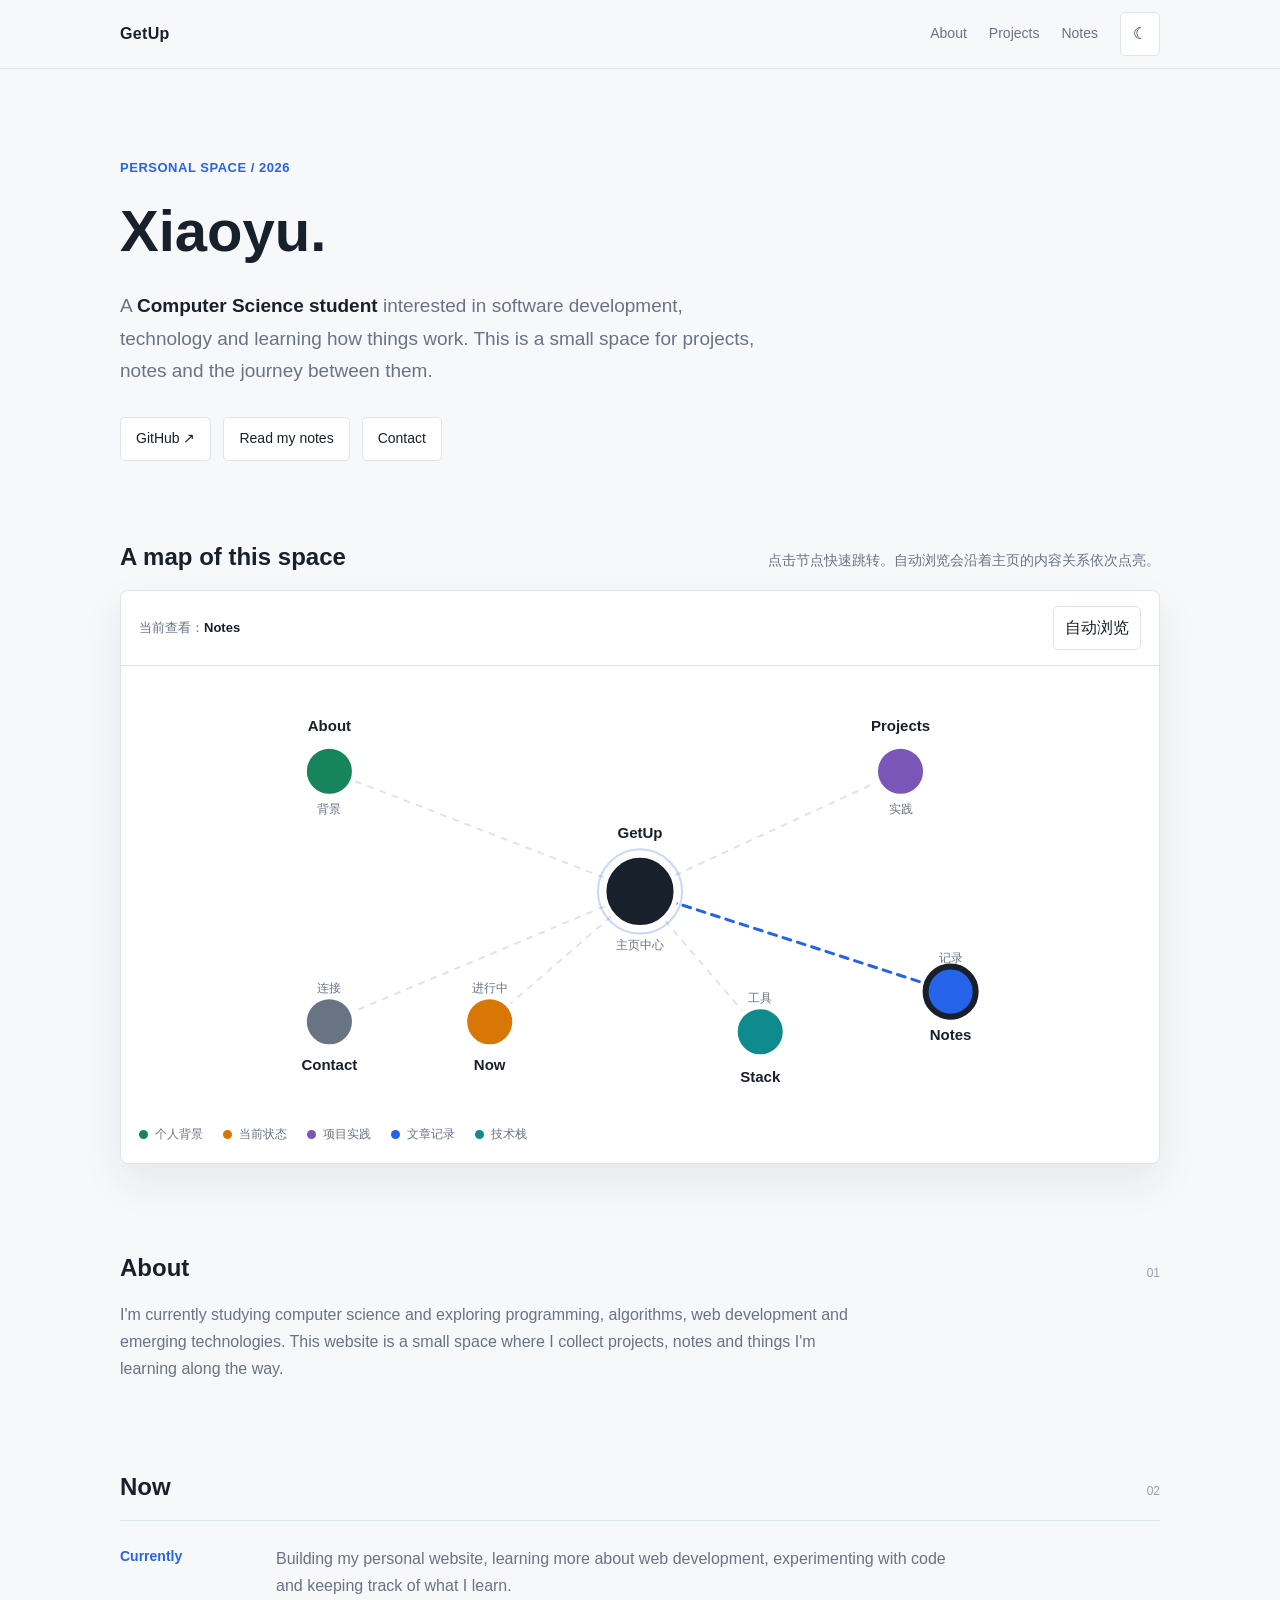
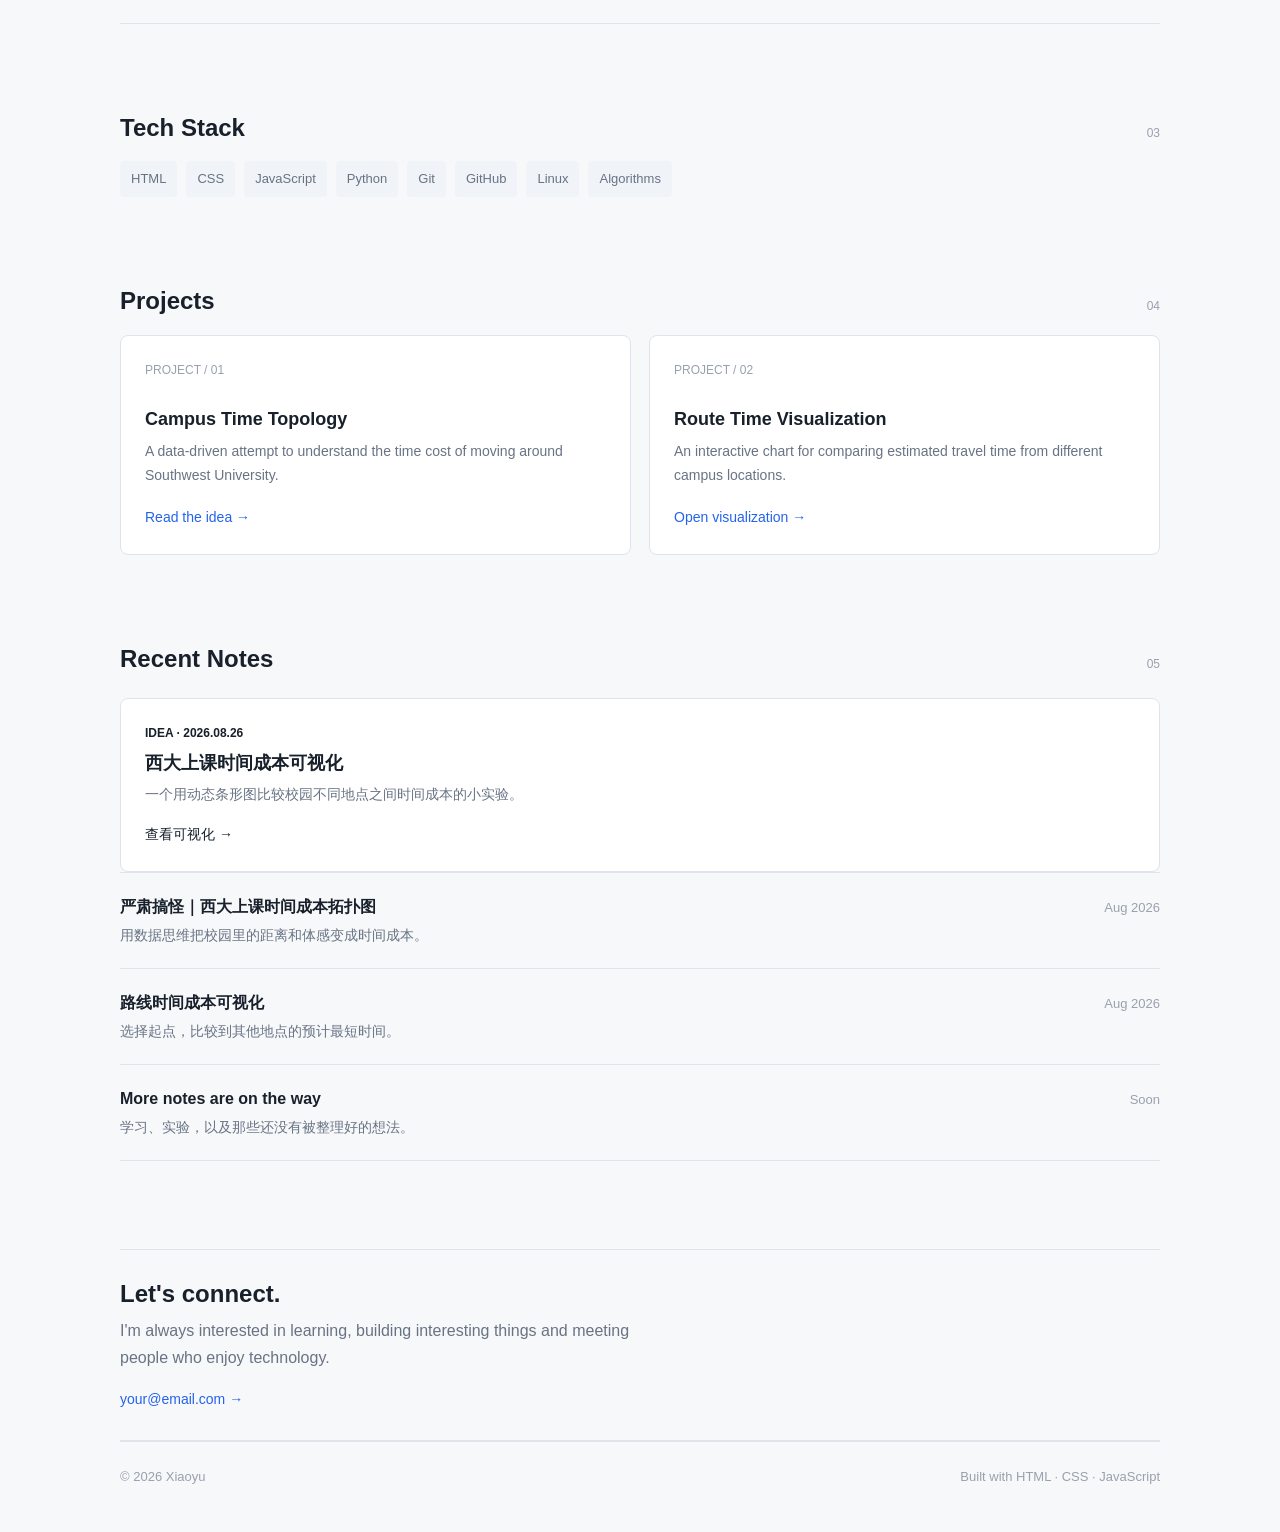
<file: index.html>
<!DOCTYPE html>
<html lang="en">
<head>
  <meta charset="UTF-8">
  <meta name="viewport" content="width=device-width, initial-scale=1.0">
  <title>GetUp — Xiaoyu's Personal Space</title>
  <meta name="description" content="Xiaoyu's personal space for projects, notes and things worth learning.">
  <style>
    :root {
      --bg: #f7f8fa;
      --surface: #ffffff;
      --surface-soft: #f0f3f7;
      --text: #18202b;
      --text-soft: #687384;
      --text-faint: #98a1ad;
      --line: #dfe4ea;
      --accent: #2563eb;
      --warm: #d97706;
      --green: #16845d;
      --purple: #7956b8;
      --teal: #0f8b8d;
      --shadow: 0 18px 42px rgba(24, 32, 43, 0.08);
      --transition: 180ms ease;
    }

    [data-theme="dark"] {
      --bg: #10151c;
      --surface: #171e28;
      --surface-soft: #202a37;
      --text: #f1f5f9;
      --text-soft: #a7b2c2;
      --text-faint: #718096;
      --line: #2c3745;
      --accent: #76a7ff;
      --warm: #f0a54b;
      --green: #5bc99a;
      --purple: #b39ae6;
      --teal: #61d2d0;
      --shadow: 0 18px 42px rgba(0, 0, 0, 0.22);
    }

    * { box-sizing: border-box; }
    html { scroll-behavior: smooth; }
    body {
      margin: 0;
      color: var(--text);
      background: var(--bg);
      font-family: Inter, -apple-system, BlinkMacSystemFont, "Segoe UI", "Microsoft YaHei", sans-serif;
      line-height: 1.7;
      transition: background var(--transition), color var(--transition);
    }
    a { color: inherit; }
    button { font: inherit; }
    .container { width: min(1040px, calc(100% - 40px)); margin: 0 auto; }

    .site-nav {
      position: sticky;
      top: 0;
      z-index: 10;
      background: var(--bg);
      border-bottom: 1px solid var(--line);
    }
    .nav-inner {
      display: flex;
      align-items: center;
      justify-content: space-between;
      min-height: 68px;
    }
    .logo {
      color: var(--text);
      font-size: 16px;
      font-weight: 600;
      letter-spacing: 0.02em;
      text-decoration: none;
    }
    .nav-right { display: flex; align-items: center; gap: 22px; }
    .nav-right a {
      color: var(--text-soft);
      font-size: 14px;
      text-decoration: none;
      transition: color var(--transition);
    }
    .nav-right a:hover { color: var(--text); }
    .theme-toggle,
    .tour-toggle {
      min-width: 40px;
      min-height: 40px;
      padding: 7px 11px;
      color: var(--text);
      background: var(--surface);
      border: 1px solid var(--line);
      border-radius: 5px;
      cursor: pointer;
      transition: border-color var(--transition), color var(--transition);
    }
    .theme-toggle:hover,
    .tour-toggle:hover,
    .tour-toggle.is-running {
      color: var(--accent);
      border-color: var(--accent);
    }

    .hero { padding: 88px 0 40px; }
    .eyebrow {
      margin: 0 0 14px;
      color: var(--accent);
      font-size: 13px;
      font-weight: 600;
      letter-spacing: 0.04em;
    }
    h1, h2, h3 { line-height: 1.3; }
    h1 {
      max-width: 780px;
      margin: 0;
      font-size: 58px;
      font-weight: 600;
    }
    .hero-description {
      max-width: 660px;
      margin: 22px 0 0;
      color: var(--text-soft);
      font-size: 19px;
    }
    .hero-description strong { color: var(--text); font-weight: 600; }
    .hero-links { display: flex; flex-wrap: wrap; gap: 12px; margin-top: 30px; }
    .hero-links a {
      padding: 9px 15px;
      color: var(--text);
      background: var(--surface);
      border: 1px solid var(--line);
      border-radius: 5px;
      font-size: 14px;
      text-decoration: none;
      transition: border-color var(--transition), color var(--transition), transform var(--transition);
    }
    .hero-links a:hover {
      color: var(--accent);
      border-color: var(--accent);
      transform: translateY(-2px);
    }

    .map-section { margin-top: 40px; }
    .section-heading {
      display: flex;
      align-items: end;
      justify-content: space-between;
      gap: 22px;
      margin-bottom: 18px;
    }
    .section-heading h2 { margin: 0; font-size: 24px; font-weight: 600; }
    .section-heading p { max-width: 530px; margin: 0; color: var(--text-soft); font-size: 14px; }
    .map-tool {
      overflow: hidden;
      background: var(--surface);
      border: 1px solid var(--line);
      border-radius: 8px;
      box-shadow: var(--shadow);
    }
    .map-toolbar {
      display: flex;
      align-items: center;
      justify-content: space-between;
      gap: 20px;
      padding: 15px 18px;
      border-bottom: 1px solid var(--line);
    }
    .map-status { min-height: 22px; color: var(--text-soft); font-size: 13px; }
    .map-status strong { color: var(--text); font-weight: 600; }
    .map-frame { padding: 10px 18px 18px; }
    .site-map { display: block; width: 100%; height: auto; aspect-ratio: 1000 / 430; min-height: 300px; }
    .map-bg { fill: var(--surface); }
    .map-line {
      fill: none;
      stroke: var(--line);
      stroke-width: 2;
      stroke-dasharray: 5 8;
      stroke-linecap: round;
    }
    .map-line.is-active {
      stroke: var(--accent);
      stroke-width: 3;
      stroke-dasharray: 8 7;
      animation: line-flow 1.6s linear infinite;
    }
    .map-node { cursor: pointer; outline: none; }
    .map-node:focus-visible .map-circle,
    .map-node:hover .map-circle { stroke: var(--accent); stroke-width: 4; }
    .map-circle { stroke: var(--surface); stroke-width: 5; transition: stroke var(--transition), stroke-width var(--transition); }
    .map-circle.core { fill: var(--text); }
    .map-circle.about { fill: var(--green); }
    .map-circle.now { fill: var(--warm); }
    .map-circle.projects { fill: var(--purple); }
    .map-circle.notes { fill: var(--accent); }
    .map-circle.contact { fill: var(--text-soft); }
    .map-circle.stack { fill: var(--teal); }
    .map-node.is-active .map-circle { stroke: var(--text); stroke-width: 6; }
    .map-pulse {
      fill: none;
      stroke: var(--accent);
      stroke-width: 2;
      opacity: 0.25;
      transform-box: fill-box;
      transform-origin: center;
      animation: pulse 2.6s ease-out infinite;
    }
    .map-label { fill: var(--text); font-size: 15px; font-weight: 600; text-anchor: middle; }
    .map-label.sub { fill: var(--text-soft); font-size: 12px; font-weight: 400; }
    .map-legend {
      display: flex;
      flex-wrap: wrap;
      gap: 12px 20px;
      padding: 0 18px 18px;
      color: var(--text-soft);
      font-size: 12px;
    }
    .legend-item { display: inline-flex; align-items: center; gap: 7px; }
    .legend-dot { width: 9px; height: 9px; border-radius: 50%; }
    .legend-dot.green { background: var(--green); }
    .legend-dot.warm { background: var(--warm); }
    .legend-dot.purple { background: var(--purple); }
    .legend-dot.blue { background: var(--accent); }
    .legend-dot.teal { background: var(--teal); }
    @keyframes pulse {
      0% { opacity: 0.4; transform: scale(0.75); }
      70%, 100% { opacity: 0; transform: scale(1.8); }
    }
    @keyframes line-flow { to { stroke-dashoffset: -30; } }

    section.content-section { margin-top: 88px; }
    .content-section > .section-heading { margin-bottom: 22px; }
    .section-label { color: var(--text-faint); font-size: 12px; }
    p { color: var(--text-soft); }
    .about-copy { max-width: 730px; margin: 0; }
    .now-row {
      display: grid;
      grid-template-columns: 130px 1fr;
      gap: 26px;
      padding: 24px 0;
      border-top: 1px solid var(--line);
      border-bottom: 1px solid var(--line);
    }
    .now-title { color: var(--accent); font-size: 14px; font-weight: 600; }
    .now-row p { max-width: 700px; margin: 0; }
    .tech { display: flex; flex-wrap: wrap; gap: 9px; }
    .tech span {
      padding: 7px 11px;
      color: var(--text-soft);
      background: var(--surface-soft);
      border-radius: 4px;
      font-size: 13px;
      transition: color var(--transition), transform var(--transition);
    }
    .tech span:hover { color: var(--text); transform: translateY(-2px); }
    .projects { display: grid; grid-template-columns: repeat(2, minmax(0, 1fr)); gap: 18px; }
    .project {
      padding: 24px;
      background: var(--surface);
      border: 1px solid var(--line);
      border-radius: 8px;
      transition: border-color var(--transition), box-shadow var(--transition), transform var(--transition);
    }
    .project:hover { border-color: var(--accent); box-shadow: var(--shadow); transform: translateY(-3px); }
    .project-number { margin-bottom: 28px; color: var(--text-faint); font-size: 12px; }
    .project h3 { margin: 0 0 9px; font-size: 18px; font-weight: 600; }
    .project p { margin: 0; font-size: 14px; }
    .project-link {
      display: inline-block;
      margin-top: 18px;
      color: var(--accent);
      font-size: 14px;
      text-decoration: none;
    }
    .project-link:hover { text-decoration: underline; }
    .posts { border-top: 1px solid var(--line); }
    .note-card {
      margin-top: 24px;
      padding: 24px;
      background: var(--surface);
      border: 1px solid var(--line);
      border-radius: 8px;
      transition: border-color 0.2s, transform 0.2s, box-shadow 0.2s;
    }
    .note-card:hover {
      border-color: var(--blue);
      box-shadow: var(--shadow);
      transform: translateY(-3px);
    }
    .note-meta {
      margin: 0 0 8px;
      color: var(--blue);
      font-size: 12px;
      font-weight: 600;
    }
    .note-card h3 {
      margin: 0 0 8px;
      font-size: 18px;
      font-weight: 600;
    }
    .note-card p:not(.note-meta) {
      margin: 0;
      font-size: 14px;
    }
    .note-card a {
      display: inline-block;
      margin-top: 16px;
      color: var(--blue);
      font-size: 14px;
      text-decoration: none;
    }
    .note-card a:hover {
      text-decoration: underline;
    }
    .post {
      display: flex;
      align-items: baseline;
      justify-content: space-between;
      gap: 24px;
      padding: 20px 0;
      border-bottom: 1px solid var(--line);
      text-decoration: none;
      transition: padding-left var(--transition);
    }
    .post:hover { padding-left: 8px; }
    .post-title { color: var(--text); font-size: 16px; font-weight: 600; }
    .post-description { margin-top: 4px; color: var(--text-soft); font-size: 14px; }
    .post-date { flex: 0 0 auto; color: var(--text-faint); font-size: 13px; white-space: nowrap; }
    .contact { padding: 28px 0; border-top: 1px solid var(--line); border-bottom: 1px solid var(--line); }
    .contact h2 { margin: 0 0 8px; font-size: 24px; font-weight: 600; }
    .contact p { max-width: 560px; margin: 0; }
    .contact a { display: inline-block; margin-top: 16px; color: var(--accent); font-size: 14px; text-decoration: none; }
    .contact a:hover { text-decoration: underline; }
    footer {
      display: flex;
      justify-content: space-between;
      gap: 16px;
      margin-top: 88px;
      padding: 24px 0 44px;
      color: var(--text-faint);
      border-top: 1px solid var(--line);
      font-size: 13px;
    }
    @media (max-width: 650px) {
      .container { width: min(100% - 28px, 1040px); }
      .nav-right a { display: none; }
      .hero { padding-top: 56px; }
      h1 { font-size: 38px; }
      .hero-description { font-size: 17px; }
      .section-heading { display: block; }
      .section-heading p { margin-top: 8px; }
      .map-toolbar { align-items: flex-start; flex-direction: column; gap: 8px; }
      .site-map { min-height: 285px; }
      .map-label { font-size: 13px; }
      .map-label.sub { font-size: 11px; }
      .now-row { grid-template-columns: 1fr; gap: 8px; }
      .projects { grid-template-columns: 1fr; }
      .post { align-items: flex-start; flex-direction: column; gap: 4px; }
      footer { flex-direction: column; }
    }
    @media (prefers-reduced-motion: reduce) {
      *, *::before, *::after {
        scroll-behavior: auto !important;
        animation-duration: 0.01ms !important;
        animation-iteration-count: 1 !important;
        transition-duration: 0.01ms !important;
      }
    }
  </style>
</head>

<body>
  <nav class="site-nav">
    <div class="container nav-inner">
      <a class="logo" href="#top">GetUp</a>
      <div class="nav-right">
        <a href="#about">About</a>
        <a href="#projects">Projects</a>
        <a href="#notes">Notes</a>
        <button class="theme-toggle" id="themeBtn" type="button" aria-label="切换主题">☾</button>
      </div>
    </div>
  </nav>

  <main id="top">
    <section class="hero">
      <div class="container">
        <p class="eyebrow">PERSONAL SPACE / 2026</p>
        <h1>Xiaoyu.</h1>
        <p class="hero-description">
          A <strong>Computer Science student</strong> interested in software development,
          technology and learning how things work. This is a small space for projects,
          notes and the journey between them.
        </p>
        <div class="hero-links">
          <a href="https://github.com/Anonymous-1229" target="_blank" rel="noopener">GitHub ↗</a>
          <a href="#notes">Read my notes</a>
          <a href="#contact">Contact</a>
        </div>
      </div>
    </section>

    <section class="map-section" aria-labelledby="map-title">
      <div class="container">
        <div class="section-heading">
          <h2 id="map-title">A map of this space</h2>
          <p>点击节点快速跳转。自动浏览会沿着主页的内容关系依次点亮。</p>
        </div>
        <div class="map-tool">
          <div class="map-toolbar">
            <div class="map-status" aria-live="polite">
              当前查看：<strong id="map-status-text">主页中心</strong>
            </div>
            <button class="tour-toggle" id="tourBtn" type="button" aria-pressed="false">自动浏览</button>
          </div>
          <div class="map-frame">
            <svg
              id="site-map"
              class="site-map"
              viewBox="0 0 1000 430"
              role="img"
              aria-labelledby="site-map-title site-map-desc"
            >
              <title id="site-map-title">GetUp 博客主页内容关系图</title>
              <desc id="site-map-desc">中心节点连接 About、Now、Tech Stack、Projects、Notes 和 Contact 页面区域。</desc>
              <rect class="map-bg" x="0" y="0" width="1000" height="430"></rect>
              <g aria-hidden="true">
                <line class="map-line" data-line="about" x1="500" y1="215" x2="190" y2="95"></line>
                <line class="map-line" data-line="now" x1="500" y1="215" x2="350" y2="345"></line>
                <line class="map-line" data-line="projects" x1="500" y1="215" x2="760" y2="95"></line>
                <line class="map-line" data-line="notes" x1="500" y1="215" x2="810" y2="315"></line>
                <line class="map-line" data-line="contact" x1="500" y1="215" x2="190" y2="345"></line>
                <line class="map-line" data-line="stack" x1="500" y1="215" x2="620" y2="355"></line>
              </g>
              <g class="map-node" data-target="about" tabindex="0" role="button" aria-label="跳转到 About">
                <circle class="map-circle about" cx="190" cy="95" r="25"></circle>
                <text class="map-label" x="190" y="55">About</text>
                <text class="map-label sub" x="190" y="137">背景</text>
              </g>
              <g class="map-node" data-target="now" tabindex="0" role="button" aria-label="跳转到 Now">
                <circle class="map-circle now" cx="350" cy="345" r="25"></circle>
                <text class="map-label" x="350" y="393">Now</text>
                <text class="map-label sub" x="350" y="315">进行中</text>
              </g>
              <g class="map-node" data-target="projects" tabindex="0" role="button" aria-label="跳转到 Projects">
                <circle class="map-circle projects" cx="760" cy="95" r="25"></circle>
                <text class="map-label" x="760" y="55">Projects</text>
                <text class="map-label sub" x="760" y="137">实践</text>
              </g>
              <g class="map-node" data-target="notes" tabindex="0" role="button" aria-label="跳转到 Notes">
                <circle class="map-circle notes" cx="810" cy="315" r="25"></circle>
                <text class="map-label" x="810" y="363">Notes</text>
                <text class="map-label sub" x="810" y="285">记录</text>
              </g>
              <g class="map-node" data-target="contact" tabindex="0" role="button" aria-label="跳转到 Contact">
                <circle class="map-circle contact" cx="190" cy="345" r="25"></circle>
                <text class="map-label" x="190" y="393">Contact</text>
                <text class="map-label sub" x="190" y="315">连接</text>
              </g>
              <g class="map-node" data-target="stack" tabindex="0" role="button" aria-label="跳转到 Tech Stack">
                <circle class="map-circle stack" cx="620" cy="355" r="25"></circle>
                <text class="map-label" x="620" y="405">Stack</text>
                <text class="map-label sub" x="620" y="325">工具</text>
              </g>
              <g class="map-node is-active" data-target="top" tabindex="0" role="button" aria-label="回到主页中心">
                <circle class="map-pulse" cx="500" cy="215" r="42"></circle>
                <circle class="map-circle core" cx="500" cy="215" r="36"></circle>
                <text class="map-label" x="500" y="162">GetUp</text>
                <text class="map-label sub" x="500" y="272">主页中心</text>
              </g>
            </svg>
          </div>
          <div class="map-legend" aria-label="内容类型图例">
            <span class="legend-item"><i class="legend-dot green"></i>个人背景</span>
            <span class="legend-item"><i class="legend-dot warm"></i>当前状态</span>
            <span class="legend-item"><i class="legend-dot purple"></i>项目实践</span>
            <span class="legend-item"><i class="legend-dot blue"></i>文章记录</span>
            <span class="legend-item"><i class="legend-dot teal"></i>技术栈</span>
          </div>
        </div>
      </div>
    </section>

    <section class="content-section" id="about">
      <div class="container">
        <div class="section-heading"><h2>About</h2><span class="section-label">01</span></div>
        <p class="about-copy">
          I'm currently studying computer science and exploring programming,
          algorithms, web development and emerging technologies. This website
          is a small space where I collect projects, notes and things I'm
          learning along the way.
        </p>
      </div>
    </section>

    <section class="content-section" id="now">
      <div class="container">
        <div class="section-heading"><h2>Now</h2><span class="section-label">02</span></div>
        <div class="now-row">
          <div class="now-title">Currently</div>
          <p>Building my personal website, learning more about web development, experimenting with code and keeping track of what I learn.</p>
        </div>
      </div>
    </section>

    <section class="content-section" id="stack">
      <div class="container">
        <div class="section-heading"><h2>Tech Stack</h2><span class="section-label">03</span></div>
        <div class="tech" aria-label="技术栈">
          <span>HTML</span><span>CSS</span><span>JavaScript</span><span>Python</span>
          <span>Git</span><span>GitHub</span><span>Linux</span><span>Algorithms</span>
        </div>
      </div>
    </section>

    <section class="content-section" id="projects">
      <div class="container">
        <div class="section-heading"><h2>Projects</h2><span class="section-label">04</span></div>
        <div class="projects">
          <article class="project">
            <div class="project-number">PROJECT / 01</div>
            <h3>Campus Time Topology</h3>
            <p>A data-driven attempt to understand the time cost of moving around Southwest University.</p>
            <a href="idea-campus-time.html" class="project-link">Read the idea →</a>
          </article>
          <article class="project">
            <div class="project-number">PROJECT / 02</div>
            <h3>Route Time Visualization</h3>
            <p>An interactive chart for comparing estimated travel time from different campus locations.</p>
            <a href="idea-campus-time.html" class="project-link">Open visualization →</a>
          </article>
        </div>
      </div>
    </section>

      <section class="content-section" id="notes">
        <div class="container">
          <div class="section-heading"><h2>Recent Notes</h2><span class="section-label">05</span></div>

          <article class="note-card">
            <p class="note-meta">IDEA · 2026.08.26</p>
            <h3>西大上课时间成本可视化</h3>
            <p>一个用动态条形图比较校园不同地点之间时间成本的小实验。</p>
            <a href="idea-campus-time.html">查看可视化 →</a>
          </article>

          <div class="posts">
          <a href="idea-campus-time.html" class="post">
            <div><div class="post-title">严肃搞怪｜西大上课时间成本拓扑图</div><div class="post-description">用数据思维把校园里的距离和体感变成时间成本。</div></div>
            <div class="post-date">Aug 2026</div>
          </a>
          <a href="idea-campus-time.html" class="post">
            <div><div class="post-title">路线时间成本可视化</div><div class="post-description">选择起点，比较到其他地点的预计最短时间。</div></div>
            <div class="post-date">Aug 2026</div>
          </a>
          <a href="#contact" class="post">
            <div><div class="post-title">More notes are on the way</div><div class="post-description">学习、实验，以及那些还没有被整理好的想法。</div></div>
            <div class="post-date">Soon</div>
          </a>
        </div>
      </div>
    </section>

    <section class="content-section" id="contact">
      <div class="container">
        <div class="contact">
          <h2>Let's connect.</h2>
          <p>I'm always interested in learning, building interesting things and meeting people who enjoy technology.</p>
          <a href="mailto:your@email.com">your@email.com →</a>
        </div>
      </div>
    </section>

    <footer class="container">
      <span>© 2026 Xiaoyu</span>
      <span>Built with HTML · CSS · JavaScript</span>
    </footer>
  </main>

  <script>
    const themeBtn = document.getElementById("themeBtn");
    const tourBtn = document.getElementById("tourBtn");
    const mapStatus = document.getElementById("map-status-text");
    const mapNodes = Array.from(document.querySelectorAll(".map-node"));
    const mapLines = Array.from(document.querySelectorAll(".map-line"));
    const sections = Array.from(document.querySelectorAll("section[id]"));
    const reduceMotion = window.matchMedia("(prefers-reduced-motion: reduce)").matches;
    let tourTimer = null;
    let tourIndex = -1;
    let manualTarget = null;
    let manualTargetTimer = null;

    function setTheme(nextTheme) {
      if (nextTheme === "dark") {
        document.documentElement.setAttribute("data-theme", "dark");
        themeBtn.textContent = "☀";
      } else {
        document.documentElement.removeAttribute("data-theme");
        themeBtn.textContent = "☾";
      }
      themeBtn.setAttribute("aria-label", nextTheme === "dark" ? "切换到浅色主题" : "切换到深色主题");
    }

    let theme = "light";
    try {
      theme = localStorage.getItem("getup-theme") || "light";
    } catch (error) {
      theme = "light";
    }
    setTheme(theme);

    themeBtn.addEventListener("click", function() {
      theme = theme === "light" ? "dark" : "light";
      try {
        localStorage.setItem("getup-theme", theme);
      } catch (error) {
        // The current visit still changes theme when storage is unavailable.
      }
      setTheme(theme);
    });

    function activateMapNode(targetId, shouldScroll) {
      mapNodes.forEach(function(node) {
        node.classList.toggle("is-active", node.dataset.target === targetId);
      });
      mapLines.forEach(function(line) {
        line.classList.toggle("is-active", line.dataset.line === targetId);
      });

      const target = document.querySelector("[data-target=\"" + targetId + "\"]");
      const targetLabel = target ? target.querySelector(".map-label").textContent : "主页中心";
      mapStatus.textContent = targetLabel;
      if (shouldScroll) {
        manualTarget = targetId;
        if (manualTargetTimer) window.clearTimeout(manualTargetTimer);
        manualTargetTimer = window.setTimeout(function() {
          manualTarget = null;
        }, 1200);
        const section = document.getElementById(targetId);
        if (section) section.scrollIntoView({ behavior: reduceMotion ? "auto" : "smooth", block: "start" });
      }
    }

    mapNodes.forEach(function(node) {
      function activateFromNode() {
        activateMapNode(node.dataset.target, true);
      }
      node.addEventListener("click", activateFromNode);
      node.addEventListener("keydown", function(event) {
        if (event.key === "Enter" || event.key === " ") {
          event.preventDefault();
          activateFromNode();
        }
      });
    });

    const observer = new IntersectionObserver(function(entries) {
      entries.forEach(function(entry) {
        if (entry.isIntersecting && !tourTimer && !manualTarget) activateMapNode(entry.target.id, false);
      });
    }, { rootMargin: "-30% 0px -55% 0px", threshold: 0 });
    sections.forEach(function(section) { observer.observe(section); });

    function stopTour() {
      if (tourTimer) {
        window.clearInterval(tourTimer);
        tourTimer = null;
      }
      tourBtn.classList.remove("is-running");
      tourBtn.setAttribute("aria-pressed", "false");
      tourBtn.textContent = "自动浏览";
    }

    function advanceTour() {
      const targets = ["about", "now", "stack", "projects", "notes", "contact"];
      tourIndex = (tourIndex + 1) % targets.length;
      activateMapNode(targets[tourIndex], true);
    }

    tourBtn.addEventListener("click", function() {
      if (tourTimer) {
        stopTour();
        return;
      }
      tourBtn.classList.add("is-running");
      tourBtn.setAttribute("aria-pressed", "true");
      tourBtn.textContent = "停止浏览";
      advanceTour();
      tourTimer = window.setInterval(advanceTour, 2200);
    });

    if (reduceMotion) stopTour();
  </script>
</body>
</html>
</file>
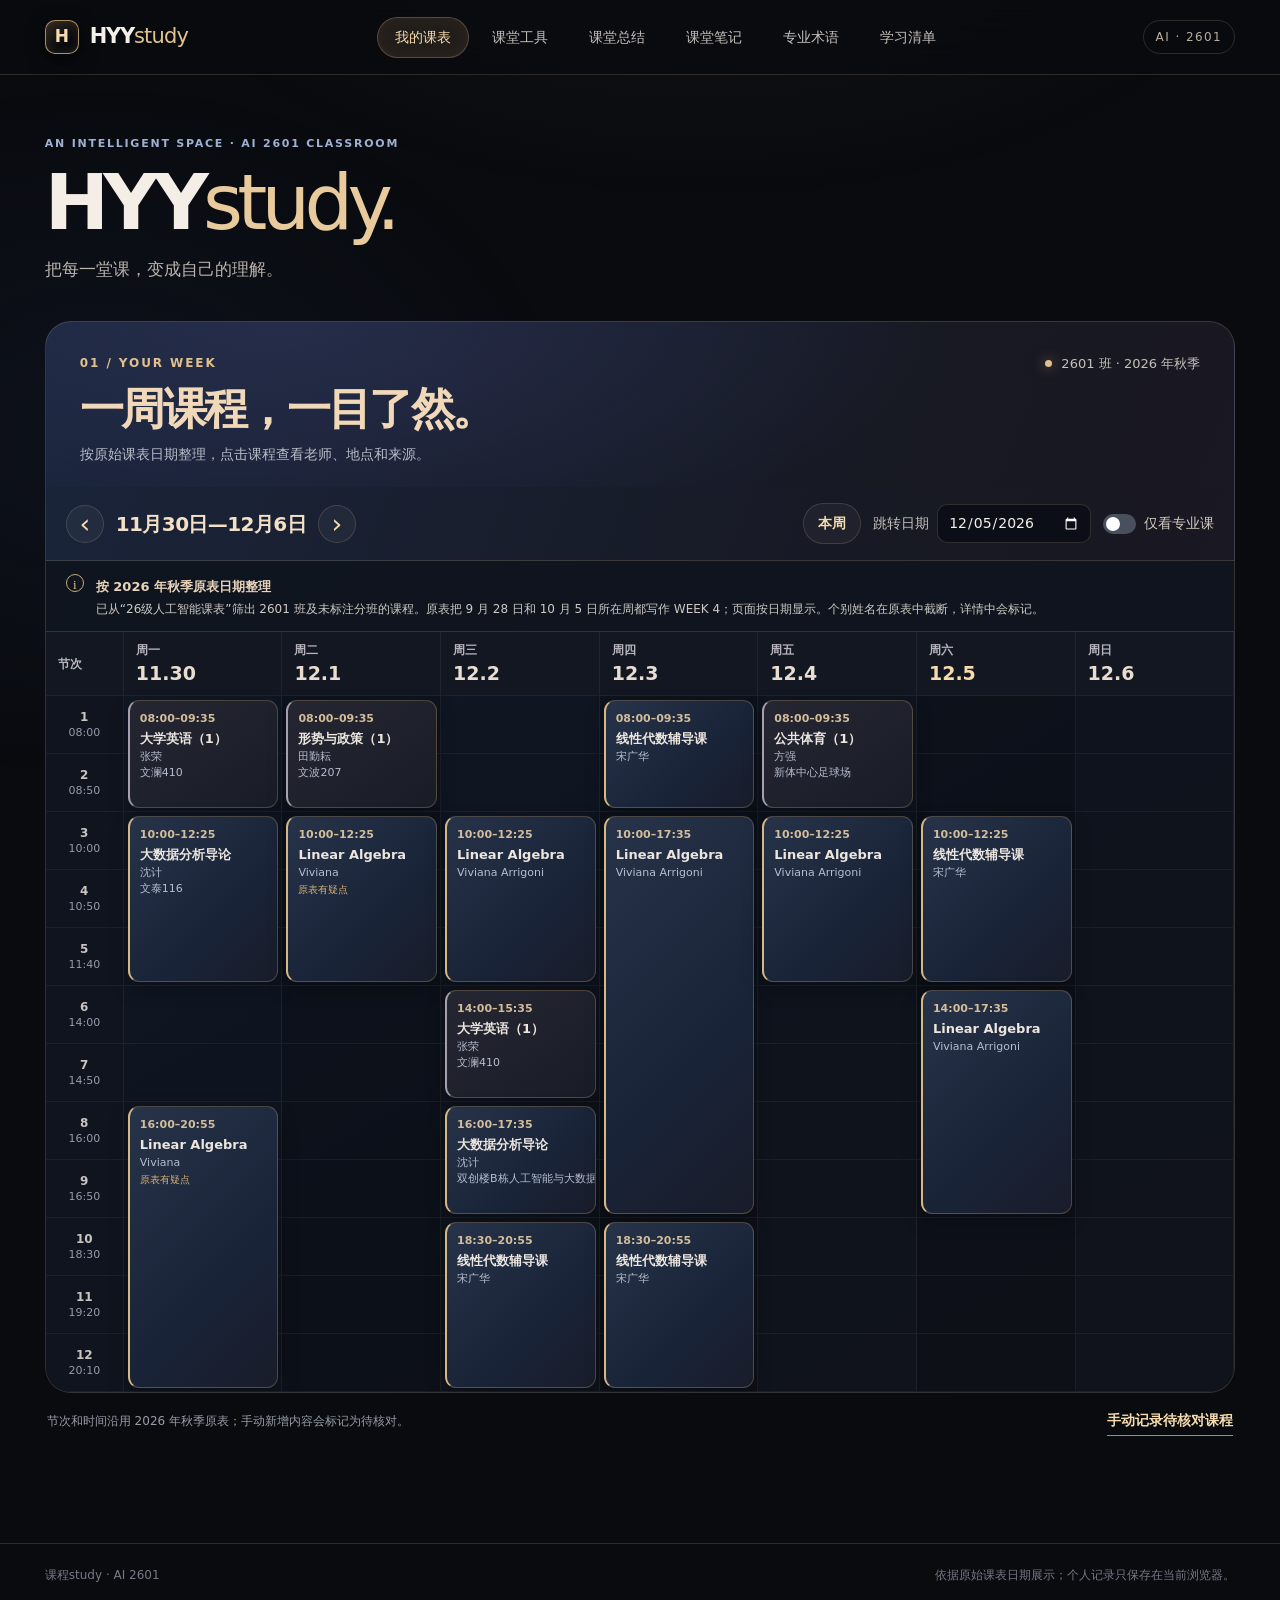
<file: course-study/index.html>
<!doctype html>
<html lang="zh-CN">
<head>
  <meta charset="utf-8">
  <meta name="viewport" content="width=device-width, initial-scale=1, viewport-fit=cover">
  <meta name="theme-color" content="#090b0d">
  <meta name="description" content="HYY study：人工智能2601班的课表与课堂学习工作区。">
  <title>HYY study · 人工智能2601</title>
  <link rel="icon" type="image/svg+xml" href="icon.svg">
  <link rel="stylesheet" href="style.css">
  <script src="course-data.js" defer></script>
  <script src="app.js" defer></script>
</head>
<body>
  <div class="ambient" aria-hidden="true"></div>
  <header class="topbar">
    <div class="topbar-inner">
      <a class="brand" href="#schedule" aria-label="HYY study，返回课表">
        <span class="brand-mark">H</span><span class="brand-name">HYY<span>study</span></span>
      </a>
      <nav class="nav" aria-label="主导航">
        <button class="nav-item active" data-view="schedule">我的课表</button>
        <button class="nav-item" data-view="classroom">课堂工具</button>
        <button class="nav-item" data-view="summary">课堂总结</button>
        <button class="nav-item" data-view="notes">课堂笔记</button>
        <button class="nav-item" data-view="glossary">专业术语</button>
        <button class="nav-item" data-view="plan">学习清单</button>
      </nav>
      <span class="class-pill">AI · 2601</span>
    </div>
  </header>

  <main class="shell">
    <section class="view active" id="view-schedule" aria-labelledby="schedule-heading">
      <div class="hero"><p class="eyebrow">AN INTELLIGENT SPACE · AI 2601 CLASSROOM</p><h1>HYY<span>study.</span></h1><p>把每一堂课，变成自己的理解。</p></div>
      <div class="view-heading schedule-heading"><div><p class="eyebrow">01 / YOUR WEEK</p><h2 id="schedule-heading">一周课程，一目了然。</h2><p class="heading-copy">按原始课表日期整理，点击课程查看老师、地点和来源。</p></div><div class="source-status"><span class="status-light"></span><span>2601 班 · 2026 年秋季</span></div></div>
      <div class="control-bar">
        <div class="week-nav" aria-label="切换周次">
          <button id="prev-week" class="icon-button" aria-label="上一周">‹</button>
          <div id="week-range" class="week-range"></div>
          <button id="next-week" class="icon-button" aria-label="下一周">›</button>
        </div>
        <div class="control-actions">
          <button id="this-week" class="quiet-button">本周</button>
          <label class="date-jump">跳转日期 <input id="jump-date" type="date" aria-label="跳转日期"></label>
          <label class="switch-label"><input id="major-only" type="checkbox"><span class="switch-track"></span>仅看专业课</label>
        </div>
      </div>
      <div class="source-alert" role="note">
        <div class="alert-icon">i</div><div><strong>按 2026 年秋季原表日期整理</strong><p>已从“26级人工智能课表”筛出 2601 班及未标注分班的课程。原表把 9 月 28 日和 10 月 5 日所在周都写作 WEEK 4；页面按日期显示。个别姓名在原表中截断，详情中会标记。</p></div>
      </div>
      <div class="schedule-card">
        <div id="week-grid" class="week-grid" aria-label="周一至周日课程表"></div>
        <div id="mobile-week" class="mobile-week" aria-label="手机七天总览"></div>
        <div id="mobile-day" class="mobile-day"></div>
      </div>
      <div class="under-grid"><span>节次和时间沿用 2026 年秋季原表；手动新增内容会标记为待核对。</span><button id="add-course" class="text-button">手动记录待核对课程</button></div>
    </section>

    <section class="view" id="view-classroom" aria-labelledby="classroom-heading" hidden>
      <div class="view-heading"><div><p class="eyebrow">02 / LIVE CLASSROOM</p><h1 id="classroom-heading">实时翻译，专注听课。</h1></div><span id="translation-badge" class="muted-tag">正在检查浏览器能力</span></div>
      <div class="classroom-stack">
        <div class="panel featured-panel">
          <div class="panel-top"><span class="overline">实时听译</span><span id="translation-status" class="offline-dot">检查中</span></div>
          <h2>课堂收音与双语记录</h2>
          <p id="translation-help" class="body-copy">正在检查当前浏览器是否支持语音识别。英中翻译使用浏览器内运行的 OPUS-MT 模型，首次使用需要下载模型。</p>
          <div class="button-row"><button id="start-listening" class="primary-button" disabled>开始收音翻译</button><button id="stop-listening" class="secondary-button" disabled>停止收音</button><button id="save-live" class="secondary-button" disabled>立即保存</button><button id="export-live" class="secondary-button" disabled>导出本次记录</button><label class="voice-option"><input id="play-translation" type="checkbox"> 播放中文语音</label></div>
          <p id="session-metrics" class="session-metrics" role="status">本次尚未开始 · 记录会自动保存在当前浏览器</p>
          <div class="translation-grid"><div class="translation-box"><span class="overline">中文翻译 · ZH</span><div id="live-zh" aria-live="polite"><p>翻译内容将在这里连续显示。</p></div></div><div class="translation-box"><span class="overline">英文原句 · EN</span><div id="live-en" aria-live="polite"><p>英文转录将在这里显示，方便核对专业术语。</p></div></div></div>
          <p class="fine-print">长课请保持网页在前台、设备亮屏并接上电源；锁屏、切换应用、断网或浏览器语音服务中断可能使收音停止。每段英文会自动保存在当前浏览器，页面只显示最近 60 段；完整记录可导出。请将麦克风尽量靠近老师；网页无法可靠区分教室里不同说话人。课堂提问和命令只作为文本处理。自动识别可能误听口音、否定、数字、公式和代码，请对照英文原句核查。</p>
        </div>
        <div class="panel">
          <div class="panel-top"><span class="overline">课堂记录</span><span class="muted-tag">手动录入</span></div>
          <h2>保存已有转录</h2>
          <label class="field">课程名称<input id="transcript-course" placeholder="例如：线性代数"></label>
          <label class="field">日期<input id="transcript-date" type="date"></label>
          <label class="field">英文原句<textarea id="transcript-en" rows="3" placeholder="粘贴听到的英文原句；听不清的部分请标记 [听不清]"></textarea></label>
          <label class="field">中文译文<textarea id="transcript-zh" rows="3" placeholder="粘贴或自行填写译文；推测内容请标记 [推测]"></textarea></label>
          <div class="button-row"><button id="translate-manual" class="secondary-button">翻译英文原句</button><button id="save-transcript" class="primary-button">保存这一段</button><button id="export-transcript" class="secondary-button">导出记录</button></div>
        </div>
      </div>
      <div class="section-title"><h2>已保存片段</h2><span id="transcript-count" class="muted-tag"></span></div>
      <div id="transcript-list" class="stack-list"></div>
    </section>

    <section class="view" id="view-summary" aria-labelledby="summary-heading" hidden>
      <div class="view-heading"><div><p class="eyebrow">03 / MAKE IT YOURS</p><h1 id="summary-heading">课堂总结，知识留下来。</h1></div><button id="export-summaries" class="secondary-button">导出总结</button></div>
      <div class="note-layout">
        <div class="panel note-editor">
          <div class="panel-top"><span class="overline">新建笔记</span><span class="muted-tag">保存在当前浏览器</span></div>
          <div class="inline-fields"><label class="field">课程<input id="note-course" placeholder="课程名称"></label><label class="field">日期<input id="note-date" type="date"></label></div>
          <label class="field">资料类型<select id="note-kind"><option value="老师讲授">老师讲授 / 转录</option><option value="我的笔记">我的笔记</option><option value="讲义文字">讲义文字</option><option value="AI 补充解释">AI 补充解释</option><option value="不确定内容">不确定内容</option></select></label>
          <label class="field">原始内容<textarea id="note-source" rows="9" placeholder="粘贴转录、讲义或自己的笔记。可用“12:34”“第 5 页”等标注来源位置，每个段落独立成行。"></textarea></label>
          <label class="field pptx-import">导入 PPTX 课件<input id="import-pptx" type="file" accept=".pptx,application/vnd.openxmlformats-officedocument.presentationml.presentation"><span>仅在当前浏览器提取幻灯片文字和页码；原始 PPTX 文件不会上传或保存到网站。</span></label>
          <div class="button-row"><button id="outline-note" class="secondary-button">从原文整理提纲</button><button id="save-note" class="primary-button">保存笔记</button></div>
          <p class="fine-print">提纲只抽取原文片段，不补写知识、作业或截止日期。AI 总结服务尚未接入。</p>
        </div>
        <div class="panel source-panel">
          <div class="panel-top"><span class="overline">原文与提纲</span><span class="muted-tag">可回看来源</span></div>
          <div id="outline-preview" class="outline-preview"><p class="empty-copy">粘贴原文后点击“从原文整理提纲”。</p></div>
        </div>
      </div>
      <div class="section-title"><h2>已保存总结</h2><span id="note-count" class="muted-tag"></span></div><div id="note-list" class="stack-list"></div>
    </section>

    <section class="view" id="view-notes" aria-labelledby="manual-notes-heading" hidden>
      <div class="view-heading"><div><p class="eyebrow">04 / PERSONAL NOTES</p><h1 id="manual-notes-heading">课堂笔记<span class="gold-dot">.</span></h1></div><button id="export-manual-notes" class="secondary-button">导出笔记</button></div>
      <div class="two-column narrow-form">
        <div class="panel"><span class="overline">记录所学</span><div class="inline-fields"><label class="field">课程<input id="manual-note-course" placeholder="课程名称"></label><label class="field">日期<input id="manual-note-date" type="date"></label></div><label class="field">内容类型<select id="manual-note-kind"><option>我的笔记</option><option>老师讲授</option><option>讲义文字</option><option>AI 补充解释</option><option>不确定内容</option></select></label><label class="field">笔记内容<textarea id="manual-note-text" rows="9" placeholder="记录真实课堂内容；有时间戳或页码时一并写下。"></textarea></label><button id="save-manual-note" class="primary-button">保存笔记</button></div>
        <div class="panel"><span class="overline">使用说明</span><h2>内容和来源分开记录</h2><p class="body-copy">选择内容类型，保留课堂原话、讲义页码或录音时间戳。无法确认的内容选“不确定内容”；需要额外解释时可单独记录，避免混成老师原话。</p><p class="body-copy">这台设备上的笔记只保存在当前浏览器。电脑与手机暂不会自动同步，可导出备份后手动导入。</p></div>
      </div>
      <div class="section-title"><h2>我的笔记</h2><span id="manual-note-count" class="muted-tag"></span></div><div id="manual-note-list" class="stack-list"></div>
    </section>

    <section class="view" id="view-glossary" aria-labelledby="glossary-heading" hidden>
      <div class="view-heading"><div><p class="eyebrow">GLOSSARY</p><h1 id="glossary-heading">术语库<span class="gold-dot">.</span></h1></div><button id="export-glossary" class="secondary-button">导出术语</button></div>
      <div class="two-column narrow-form">
        <div class="panel"><span class="overline">新增术语</span><label class="field">英文术语<input id="term-en" placeholder="English term"></label><label class="field">中文解释<input id="term-zh" placeholder="用自己的话解释"></label><label class="field">课程 / 来源<input id="term-course" placeholder="课程、页码或时间戳（可选）"></label><button id="add-term" class="primary-button">保存术语</button></div>
        <div class="panel"><span class="overline">查找术语</span><label class="field">搜索<input id="term-search" type="search" placeholder="输入英文、中文或课程"></label><p class="body-copy">专业术语首次出现时保留英文。术语内容由你从课堂材料录入，不预填未经核对的定义。</p></div>
      </div>
      <div class="section-title"><h2>已存术语</h2><span id="term-count" class="muted-tag"></span></div><div id="term-list" class="term-grid"></div>
    </section>

    <section class="view" id="view-plan" aria-labelledby="plan-heading" hidden>
      <div class="view-heading"><div><p class="eyebrow">STUDY PLAN</p><h1 id="plan-heading">学习安排<span class="gold-dot">.</span></h1></div><button id="export-all" class="secondary-button">导出全部数据</button></div>
      <div class="two-column narrow-form">
        <div class="panel"><span class="overline">添加学习事项</span><label class="field">课程<input id="task-course" placeholder="课程名称"></label><label class="field">要做的事<input id="task-title" placeholder="根据真实课堂要求填写"></label><label class="field">日期（可选）<input id="task-date" type="date"></label><label class="field">依据（可选）<input id="task-source" placeholder="讲义页码、课堂时间或老师原话"></label><button id="add-task" class="primary-button">加入清单</button></div>
        <div class="panel"><span class="overline">数据与同步</span><h2>这台设备上的学习记录</h2><p class="body-copy">笔记、术语、清单和手动录入的课程只保存在当前浏览器。换电脑、换浏览器或用手机打开，不会自动同步。</p><p class="body-copy">定期导出 JSON 备份；需要恢复时可在这里导入。</p><div class="button-row"><label class="secondary-button file-button">导入备份<input id="import-all" type="file" accept="application/json,.json" hidden></label><button id="clear-data" class="ghost-button">清空本机记录</button></div></div>
      </div>
      <div class="section-title"><h2>学习清单</h2><span id="task-count" class="muted-tag"></span></div><div id="task-list" class="stack-list"></div>
    </section>
  </main>

  <footer class="footer"><span>课程study · AI 2601</span><span>依据原始课表日期展示；个人记录只保存在当前浏览器。</span></footer>

  <dialog id="course-dialog" class="modal"><form method="dialog" class="modal-form"><div class="modal-head"><div><span class="overline">课程详情</span><h2 id="course-dialog-title">课程</h2></div><button class="icon-button" value="cancel" aria-label="关闭">×</button></div><div id="course-dialog-body"></div><div class="button-row"><button class="secondary-button" value="cancel">关闭</button></div></form></dialog>
  <dialog id="add-dialog" class="modal"><form id="course-form" class="modal-form"><div class="modal-head"><div><span class="overline">手动录入 · 待核对</span><h2>记录一节课</h2></div><button type="button" class="icon-button close-dialog" aria-label="关闭">×</button></div><p class="body-copy">仅记录你明确知道的安排，保存后会标为“待核对”。</p><label class="field">日期<input name="date" type="date" required></label><div class="inline-fields"><label class="field">开始节次<select name="startPeriod"></select></label><label class="field">结束节次<select name="endPeriod"></select></label></div><label class="field">课程<input name="title" required></label><div class="inline-fields"><label class="field">老师<input name="teacher" placeholder="不确定可留空"></label><label class="field">地点<input name="room" placeholder="不确定可留空"></label></div><label class="field">类别<select name="category"><option value="major">专业课</option><option value="general">其他课程</option></select></label><div class="button-row"><button type="button" class="secondary-button close-dialog">取消</button><button type="submit" class="primary-button">保存记录</button></div></form></dialog>
  <div id="toast" class="toast" role="status" aria-live="polite"></div>
</body>
</html>
</file>
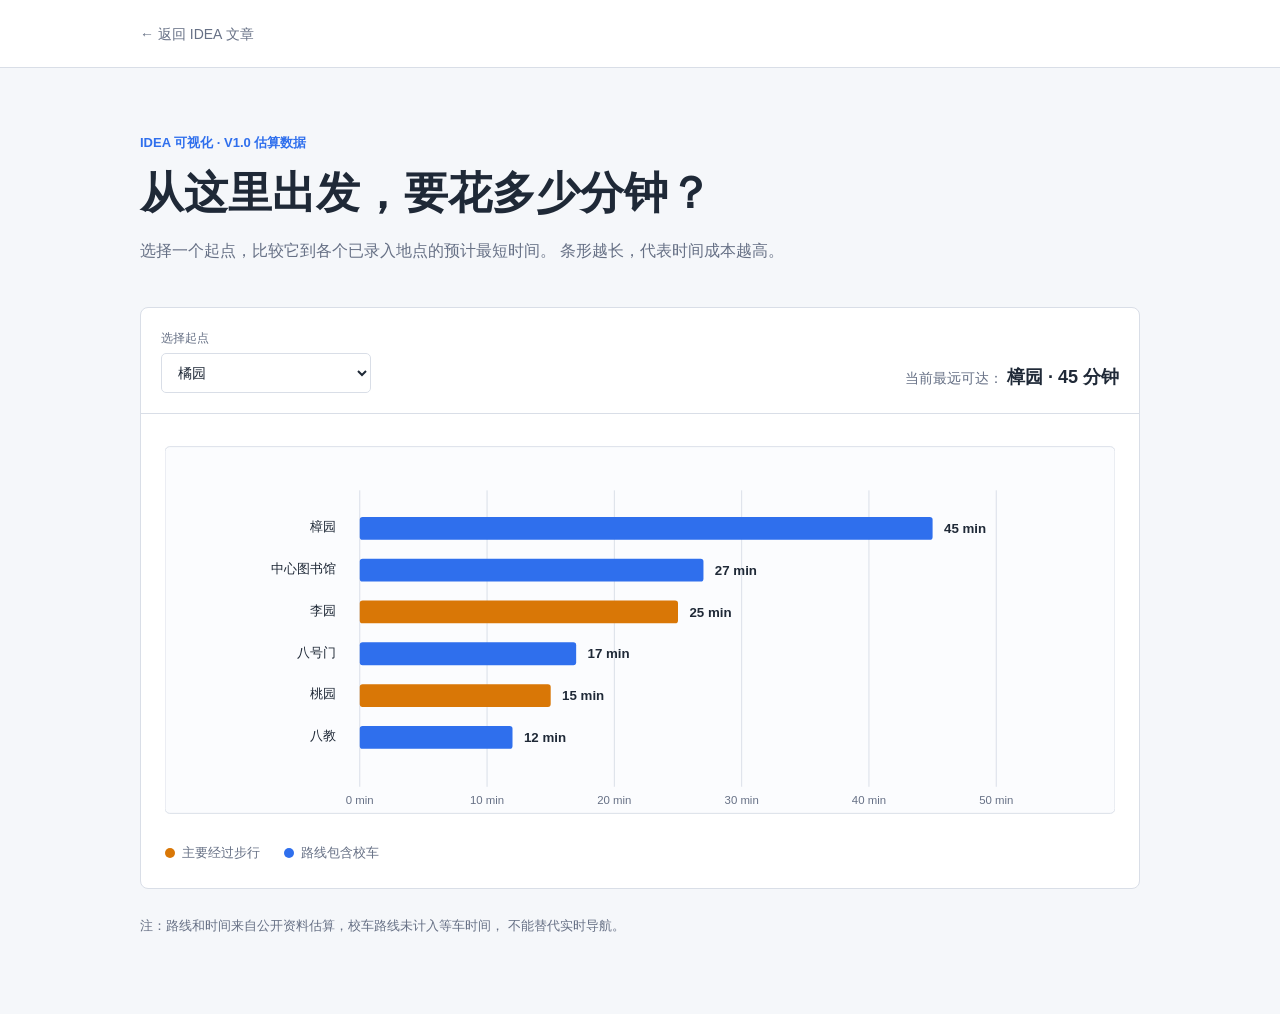
<file: idea-campus-time (1).html>
<!DOCTYPE html>
<html lang="zh-CN">
<head>
  <meta charset="UTF-8">
  <meta name="viewport" content="width=device-width, initial-scale=1.0">

  <title>Idea 可视化｜西大上课时间成本</title>
  <meta
    name="description"
    content="用动态条形图比较西南大学校园内不同路线的时间成本。"
  >

  <style>
    :root {
      --text: #1f2937;
      --muted: #667085;
      --line: #d9dee7;
      --background: #f5f7fa;
      --surface: #ffffff;
      --blue: #2f6fed;
      --orange: #d97706;
    }

    * {
      box-sizing: border-box;
    }

    body {
      margin: 0;
      color: var(--text);
      background: var(--background);
      font-family: Arial, "Microsoft YaHei", sans-serif;
      line-height: 1.7;
    }

    a {
      color: var(--blue);
    }

    .container {
      width: min(1000px, calc(100% - 40px));
      margin: 0 auto;
    }

    header {
      padding: 20px 0;
      background: var(--surface);
      border-bottom: 1px solid var(--line);
    }

    .back-link {
      color: var(--muted);
      font-size: 14px;
      text-decoration: none;
    }

    .back-link:hover {
      color: var(--blue);
    }

    main {
      padding: 64px 0;
    }

    .eyebrow {
      margin: 0 0 10px;
      color: var(--blue);
      font-size: 13px;
      font-weight: 600;
    }

    h1 {
      margin: 0;
      font-size: 44px;
      font-weight: 600;
      line-height: 1.3;
    }

    .lead {
      max-width: 680px;
      margin: 16px 0 42px;
      color: var(--muted);
      font-size: 16px;
    }

    .visual {
      overflow: hidden;
      background: var(--surface);
      border: 1px solid var(--line);
      border-radius: 8px;
    }

    .toolbar {
      display: flex;
      align-items: end;
      flex-wrap: wrap;
      gap: 16px;
      padding: 20px;
      border-bottom: 1px solid var(--line);
    }

    .field {
      display: grid;
      gap: 5px;
      min-width: 210px;
    }

    label {
      color: var(--muted);
      font-size: 12px;
      font-weight: 500;
    }

    select {
      min-height: 40px;
      padding: 8px 12px;
      color: var(--text);
      background: var(--surface);
      border: 1px solid var(--line);
      border-radius: 5px;
      font: inherit;
      font-size: 14px;
    }

    select:focus-visible,
    a:focus-visible {
      outline: 3px solid rgba(47, 111, 237, 0.3);
      outline-offset: 2px;
    }

    .summary {
      margin-left: auto;
      color: var(--muted);
      font-size: 14px;
    }

    .summary strong {
      color: var(--text);
      font-size: 18px;
      font-weight: 600;
    }

    .chart-wrap {
      padding: 26px 24px 22px;
    }

    svg {
      display: block;
      width: 100%;
      min-height: 380px;
    }

    .chart-bg {
      fill: #fbfcfe;
      stroke: var(--line);
      stroke-width: 1;
    }

    .grid-line {
      stroke: var(--line);
      stroke-width: 1;
    }

    .axis-label,
    .bar-label,
    .bar-value {
      fill: var(--text);
      font-size: 14px;
    }

    .axis-label {
      fill: var(--muted);
      font-size: 12px;
    }

    .bar-label {
      font-weight: 500;
      text-anchor: end;
    }

    .bar-value {
      font-weight: 600;
    }

    .bar {
      fill: var(--orange);
      transition: width 500ms ease;
    }

    .bar.bus {
      fill: var(--blue);
    }

    .bar-group:hover {
      opacity: 0.75;
    }

    .legend {
      display: flex;
      flex-wrap: wrap;
      gap: 16px 24px;
      padding: 0 24px 24px;
      color: var(--muted);
      font-size: 13px;
    }

    .legend-item {
      display: inline-flex;
      align-items: center;
      gap: 7px;
    }

    .legend-dot {
      width: 10px;
      height: 10px;
      border-radius: 50%;
    }

    .legend-dot.walk {
      background: var(--orange);
    }

    .legend-dot.bus {
      background: var(--blue);
    }

    .note {
      margin-top: 26px;
      color: var(--muted);
      font-size: 13px;
    }

    .sr-only {
      position: absolute;
      width: 1px;
      height: 1px;
      padding: 0;
      margin: -1px;
      overflow: hidden;
      clip: rect(0, 0, 0, 0);
      white-space: nowrap;
      border: 0;
    }

    @media (max-width: 650px) {
      .container {
        width: min(100% - 28px, 1000px);
      }

      main {
        padding: 44px 0;
      }

      h1 {
        font-size: 34px;
      }

      .toolbar {
        align-items: stretch;
      }

      .field {
        flex: 1 1 180px;
        min-width: 0;
      }

      .summary {
        flex-basis: 100%;
        margin-left: 0;
      }

      .chart-wrap {
        padding: 16px 8px 12px;
      }

      svg {
        min-height: 320px;
      }

      .bar-label,
      .bar-value {
        font-size: 12px;
      }
    }
  </style>
</head>

<body>
  <header>
    <div class="container">
      <a class="back-link" href="idea.html">
        ← 返回 IDEA 文章
      </a>
    </div>
  </header>

  <main class="container">
    <p class="eyebrow">IDEA 可视化 · V1.0 估算数据</p>

    <h1>从这里出发，要花多少分钟？</h1>

    <p class="lead">
      选择一个起点，比较它到各个已录入地点的预计最短时间。
      条形越长，代表时间成本越高。
    </p>

    <section class="visual" aria-labelledby="chart-title">
      <div class="toolbar">
        <div class="field">
          <label for="origin-select">选择起点</label>

          <select id="origin-select" aria-label="选择起点">
          </select>
        </div>

        <div class="summary" aria-live="polite">
          当前最远可达：
          <strong id="farthest-place">--</strong>
        </div>
      </div>

      <div class="chart-wrap">
        <h2 id="chart-title" class="sr-only">
          路线预计时间条形图
        </h2>

        <svg
          id="time-chart"
          viewBox="0 0 1000 620"
          role="img"
          aria-labelledby="chart-title chart-description"
        >
          <desc id="chart-description">
            显示从所选起点到其他校园节点的预计最短时间。
          </desc>
        </svg>
      </div>

      <div class="legend">
        <span class="legend-item">
          <i class="legend-dot walk"></i>
          主要经过步行
        </span>

        <span class="legend-item">
          <i class="legend-dot bus"></i>
          路线包含校车
        </span>
      </div>
    </section>

    <p class="note">
      注：路线和时间来自公开资料估算，校车路线未计入等车时间，
      不能替代实时导航。
    </p>
  </main>

  <script>
    const nodes = [
      { id: "Oran", name: "橘园" },
      { id: "Peach", name: "桃园" },
      { id: "Plum", name: "李园" },
      { id: "Camph", name: "樟园" },
      { id: "Apric", name: "杏园" },
      { id: "PlumM", name: "梅园" },
      { id: "Phoe", name: "楠园" },
      { id: "Gate8", name: "八号门" },
      { id: "Lib", name: "中心图书馆" },
      { id: "Teach8", name: "八教" },
      { id: "Teach2", name: "二教" }
    ];

    const edges = [
      {
        from: "Oran",
        to: "Peach",
        time: 15,
        transport: "walk"
      },
      {
        from: "Peach",
        to: "Plum",
        time: 10,
        transport: "walk"
      },
      {
        from: "Plum",
        to: "Lib",
        time: 25,
        transport: "walk"
      },
      {
        from: "Gate8",
        to: "Teach8",
        time: 5,
        transport: "bus"
      },
      {
        from: "Oran",
        to: "Teach8",
        time: 12,
        transport: "bus"
      },
      {
        from: "Phoe",
        to: "Teach2",
        time: 8,
        transport: "bus"
      },
      {
        from: "Oran",
        to: "Plum",
        time: 40,
        transport: "walk"
      },
      {
        from: "Camph",
        to: "Lib",
        time: 18,
        transport: "walk"
      },
      {
        from: "Teach8",
        to: "Lib",
        time: 15,
        transport: "walk"
      }
    ];

    const originSelect = document.getElementById("origin-select");
    const farthestPlace = document.getElementById("farthest-place");
    const chart = document.getElementById("time-chart");

    const nodeMap = new Map(
      nodes.map(function(node) {
        return [node.id, node];
      })
    );

    nodes.forEach(function(node) {
      const option = document.createElement("option");
      option.value = node.id;
      option.textContent = node.name;
      originSelect.appendChild(option);
    });

    originSelect.value = "Oran";

    function shortestRoutes(originId) {
      const distances = new Map(
        nodes.map(function(node) {
          return [node.id, Infinity];
        })
      );

      const previous = new Map();
      const queue = nodes.map(function(node) {
        return node.id;
      });

      distances.set(originId, 0);

      while (queue.length) {
        queue.sort(function(a, b) {
          return distances.get(a) - distances.get(b);
        });

        const current = queue.shift();

        if (distances.get(current) === Infinity) {
          break;
        }

        edges.forEach(function(edge) {
          let neighbor = null;

          if (edge.from === current) {
            neighbor = edge.to;
          }

          if (edge.to === current) {
            neighbor = edge.from;
          }

          if (!neighbor || !queue.includes(neighbor)) {
            return;
          }

          const nextDistance =
            distances.get(current) + edge.time;

          if (nextDistance < distances.get(neighbor)) {
            distances.set(neighbor, nextDistance);

            previous.set(neighbor, {
              node: current,
              edge: edge
            });
          }
        });
      }

      return nodes
        .filter(function(node) {
          return (
            node.id !== originId &&
            distances.get(node.id) !== Infinity
          );
        })
        .map(function(node) {
          const routeEdges = [];
          let cursor = node.id;

          while (cursor !== originId) {
            const step = previous.get(cursor);

            if (!step) {
              break;
            }

            routeEdges.unshift(step.edge);
            cursor = step.node;
          }

          return {
            node: node,
            time: distances.get(node.id),
            transport: routeEdges.some(function(edge) {
              return edge.transport === "bus";
            })
              ? "bus"
              : "walk"
          };
        })
        .sort(function(a, b) {
          return b.time - a.time;
        });
    }

    function svgElement(tag, attributes) {
      const element = document.createElementNS(
        "http://www.w3.org/2000/svg",
        tag
      );

      Object.entries(attributes || {}).forEach(function(entry) {
        element.setAttribute(entry[0], entry[1]);
      });

      return element;
    }

    function drawChart() {
      const origin = nodeMap.get(originSelect.value);
      const routes = shortestRoutes(origin.id);

      const maxTime = Math.max(
        50,
        ...routes.map(function(route) {
          return route.time;
        })
      );

      const left = 205;
      const right = 875;
      const top = 74;
      const rowHeight = 44;
      const bottom = top + routes.length * rowHeight + 48;
      const chartHeight = Math.max(360, bottom);

      chart.setAttribute(
        "viewBox",
        "0 0 1000 " + chartHeight
      );

      chart.querySelectorAll(
        ".chart-bg, .grid, .bars"
      ).forEach(function(element) {
        element.remove();
      });

      chart.insertBefore(
        svgElement("rect", {
          class: "chart-bg",
          x: 0,
          y: 0,
          width: 1000,
          height: chartHeight,
          rx: 5
        }),
        chart.firstChild
      );

      const grid = svgElement("g", {
        class: "grid",
        "aria-hidden": "true"
      });

      [0, 10, 20, 30, 40, 50].forEach(function(tick) {
        if (tick > maxTime) {
          return;
        }

        const x =
          left + ((right - left) * tick) / maxTime;

        grid.appendChild(
          svgElement("line", {
            class: "grid-line",
            x1: x,
            y1: top - 28,
            x2: x,
            y2: bottom - 28
          })
        );

        const tickLabel = svgElement("text", {
          class: "axis-label",
          x: x,
          y: bottom - 10,
          "text-anchor": "middle"
        });

        tickLabel.textContent = tick + " min";
        grid.appendChild(tickLabel);
      });

      chart.appendChild(grid);

      const bars = svgElement("g", {
        class: "bars"
      });

      routes.forEach(function(route, index) {
        const y = top + index * rowHeight;
        const width =
          ((right - left) * route.time) / maxTime;

        const group = svgElement("g", {
          class: "bar-group",
          role: "img",
          "aria-label":
            route.node.name +
            "，预计 " +
            route.time +
            " 分钟"
        });

        const name = svgElement("text", {
          class: "bar-label",
          x: 180,
          y: y + 15
        });

        name.textContent = route.node.name;

        const bar = svgElement("rect", {
          class:
            "bar " +
            (route.transport === "bus" ? "bus" : ""),
          x: left,
          y: y,
          width: 0,
          height: 24,
          rx: 3
        });

        const value = svgElement("text", {
          class: "bar-value",
          x: left + width + 12,
          y: y + 17
        });

        value.textContent = route.time + " min";

        group.append(name, bar, value);
        bars.appendChild(group);

        requestAnimationFrame(function() {
          bar.setAttribute("width", width.toFixed(2));
        });
      });

      chart.appendChild(bars);

      const farthest = routes[0];

      farthestPlace.textContent = farthest
        ? farthest.node.name + " · " + farthest.time + " 分钟"
        : "暂无连通路线";
    }

    originSelect.addEventListener("change", drawChart);

    drawChart();
  </script>
</body>
</html>
</file>
<file: course-study/style.css>
:root{color-scheme:dark;--bg:#090b0f;--surface:#11141c;--surface2:#151a26;--ink:#f3efe9;--muted:#aaaab4;--gold:#e1c28f;--gold2:#f5dbad;--line:rgba(229,202,162,.17);--blue:#222e4b;--radius:26px;--ease:cubic-bezier(.22,1,.36,1);font-family:Inter,"SF Pro Display","PingFang SC","Microsoft YaHei",system-ui,sans-serif}
*{box-sizing:border-box}html{scroll-behavior:smooth}body{margin:0;min-width:320px;background:var(--bg);color:var(--ink);font-size:16px;line-height:1.5}button,input,textarea,select{font:inherit}button{cursor:pointer}button:disabled{cursor:not-allowed;opacity:.48}a{color:inherit;text-decoration:none}button:focus-visible,input:focus-visible,textarea:focus-visible,select:focus-visible,a:focus-visible{outline:2px solid var(--gold2);outline-offset:3px}::selection{background:#b79a6b;color:#08090d}
.ambient{position:fixed;inset:0;z-index:-1;pointer-events:none;background:radial-gradient(900px 540px at 55% -180px,rgba(99,74,63,.19),transparent 70%),radial-gradient(620px 460px at 8% 48%,rgba(40,54,94,.16),transparent 75%)}
.topbar{position:sticky;top:0;z-index:20;border-bottom:1px solid var(--line);background:rgba(10,11,15,.78);backdrop-filter:blur(24px) saturate(1.3);-webkit-backdrop-filter:blur(24px) saturate(1.3)}.topbar-inner{max-width:1540px;margin:auto;min-height:74px;padding:0 clamp(18px,3.5vw,56px);display:flex;align-items:center;gap:34px}.brand{display:flex;align-items:center;gap:11px;white-space:nowrap}.brand-mark{width:34px;height:34px;display:grid;place-items:center;border:1px solid rgba(226,192,137,.72);border-radius:10px;color:var(--gold2);font-size:17px;font-weight:600;background:linear-gradient(145deg,#2d251f,#0a0b10 65%);box-shadow:inset 0 0 9px #ab7f3c2c,0 5px 18px #0009}.brand-name{font-size:21px;font-weight:690;letter-spacing:-.06em}.brand-name span{font-weight:450;letter-spacing:-.04em;color:var(--gold)}.nav{display:flex;gap:5px;margin:auto;align-items:center}.nav-item{border:1px solid transparent;background:transparent;color:#c4c0bc;border-radius:999px;padding:9px 17px;white-space:nowrap;font-size:14px;font-weight:550;transition:background .25s var(--ease),border-color .25s var(--ease),color .25s var(--ease),transform .2s var(--ease)}.nav-item:hover{color:var(--ink);background:#ffffff0d}.nav-item:active,.icon-button:active,.primary-button:active,.secondary-button:active{transform:scale(.96)}.nav-item.active{color:var(--gold2);background:rgba(226,184,132,.11);border-color:rgba(226,184,132,.29);box-shadow:inset 0 0 18px #dba97012}.class-pill{white-space:nowrap;color:#b8ae9f;border:1px solid var(--line);border-radius:999px;padding:7px 12px;font-size:12px;letter-spacing:.12em}
.shell{max-width:1540px;margin:auto;padding:36px clamp(18px,3.5vw,56px) 94px}.view{animation:appear .5s var(--ease) both}.view[hidden]{display:none!important}.view-heading{display:flex;justify-content:space-between;align-items:end;gap:20px;margin:10px 0 28px}.eyebrow,.overline{margin:0 0 12px;text-transform:uppercase;color:var(--gold);letter-spacing:.16em;font-size:12px;font-weight:700}.view-heading h1{margin:0;font-size:clamp(34px,4vw,58px);line-height:1.08;letter-spacing:-.06em;font-weight:700}.gold-dot{color:var(--gold)}.source-status{display:flex;align-items:center;gap:9px;color:#c5c0b8;font-size:13px;white-space:nowrap}.status-light{width:7px;height:7px;border-radius:50%;background:var(--gold);box-shadow:0 0 13px #e8ba73a0}.muted-tag{font-size:12px;color:#bcb6ae;border:1px solid var(--line);border-radius:999px;padding:6px 11px;white-space:nowrap}
.hero{padding:25px 0 38px}.hero .eyebrow{color:#9eb1d2;font-size:11px}.hero h1{font-size:clamp(54px,6vw,88px);line-height:1;letter-spacing:-.075em;margin:0;color:#f5eee6;font-weight:720}.hero h1 span{font-weight:480;color:#e8ca9c}.hero>p:last-child{font-size:17px;color:#bbb3ac;margin:16px 0 0}.schedule-heading{margin:0;padding:32px 34px 22px;border:1px solid var(--line);border-bottom:0;border-radius:var(--radius) var(--radius) 0 0;background:radial-gradient(650px 240px at 20% 0%,#2e35589a,transparent),linear-gradient(110deg,#19233a,#171923 72%,#1a1822)}.schedule-heading h2{font-size:clamp(28px,3.5vw,44px);letter-spacing:-.06em;line-height:1.15;margin:0;color:#f0d8b8}.heading-copy{color:#b8bdc9;margin:10px 0 0;font-size:14px}.schedule-heading .source-status{align-self:start}
.schedule-heading+.control-bar{border-radius:0;border-top:0;background:linear-gradient(110deg,#1a2439,#171923 72%,#1a1822)}
.control-bar{display:flex;justify-content:space-between;align-items:center;gap:18px;padding:16px 20px;border:1px solid var(--line);border-radius:20px 20px 0 0;background:linear-gradient(115deg,rgba(31,38,57,.95),rgba(22,23,32,.91))}.week-nav,.control-actions{display:flex;align-items:center;gap:12px}.week-range{min-width:190px;text-align:center;font-size:20px;font-weight:650;letter-spacing:-.03em;color:#f3e0c7}.icon-button{width:38px;height:38px;display:inline-grid;place-items:center;flex:none;border:1px solid var(--line);border-radius:50%;color:var(--gold2);background:#ffffff0b;font-size:27px;line-height:1;transition:background .2s var(--ease),transform .2s var(--ease),border-color .2s}.icon-button:hover{background:#e5c49820;border-color:#e5c4986b}.quiet-button,.text-button,.ghost-button{border:0;background:none;color:var(--gold2);font-weight:600;font-size:14px}.quiet-button{border:1px solid var(--line);border-radius:999px;padding:9px 14px;background:#ffffff09}.date-jump{display:flex;align-items:center;gap:8px;color:#c5c0b8;font-size:14px}.date-jump input{background:#0b0e16;color:var(--ink);border:1px solid var(--line);border-radius:10px;padding:7px 10px;color-scheme:dark}.switch-label{display:flex;align-items:center;gap:8px;font-size:14px;white-space:nowrap;color:#d0c9bf;cursor:pointer}.switch-label input{position:absolute;opacity:0;width:1px;height:1px}.switch-track{width:33px;height:20px;border-radius:30px;background:#48505d;position:relative;transition:background .2s}.switch-track:after{content:"";position:absolute;top:3px;left:3px;width:14px;height:14px;border-radius:50%;background:#fff;transition:transform .2s}.switch-label input:checked+.switch-track{background:#b89b72}.switch-label input:checked+.switch-track:after{transform:translateX(13px)}.switch-label input:focus-visible+.switch-track{outline:2px solid var(--gold2);outline-offset:3px}
.source-alert{display:flex;align-items:start;gap:12px;padding:13px 20px;border-left:1px solid var(--line);border-right:1px solid var(--line);background:rgba(17,22,32,.92);color:#cec9c5}.source-alert strong{font-size:13px;color:#e7d4bb}.source-alert p{margin:2px 0 0;font-size:12px;line-height:1.5}.alert-icon{width:18px;height:18px;flex:none;border:1px solid #c8a877;border-radius:50%;display:grid;place-items:center;color:var(--gold);font-family:Georgia,serif;font-size:13px}
.schedule-card{border:1px solid var(--line);border-radius:0 0 var(--radius) var(--radius);overflow:hidden;background:linear-gradient(150deg,#101827,#0e1119 52%,#111018)}.week-grid{display:grid;grid-template-columns:78px repeat(7,minmax(0,1fr));grid-template-rows:64px repeat(12,minmax(58px,auto));position:relative}.grid-head,.grid-time,.grid-cell{border-right:1px solid #e7d1aa12;border-bottom:1px solid #e7d1aa10}.grid-head{display:flex;flex-direction:column;justify-content:center;padding:8px 12px;color:#b7b4bd;font-size:12px;font-weight:650;background:#121722}.grid-head .day-date{font-size:19px;color:#e8ddd0;font-weight:680}.grid-head.today .day-date{color:var(--gold2)}.grid-time{display:flex;flex-direction:column;justify-content:center;align-items:center;padding:4px 1px;color:#969bad;background:#10141e;font-size:11px;line-height:1.3}.grid-time strong{color:#c9c4be;font-size:12px}.grid-cell{min-height:58px;background:#0c111a66}.grid-cell:nth-child(even){background:#11172566}.course-card{z-index:2;min-height:0;overflow:hidden;margin:4px;border:1px solid rgba(197,164,113,.29);border-left:2px solid #d6b884;border-radius:11px;padding:10px 10px 7px;background:linear-gradient(135deg,#273348 0%,#192439 58%,#191c2a 100%);color:#ece6df;box-shadow:0 7px 19px #0004;transition:transform .2s var(--ease),box-shadow .2s var(--ease),border-color .2s var(--ease);text-align:left;display:flex;flex-direction:column;gap:3px}.course-card:hover{transform:translateY(-2px);box-shadow:0 12px 26px #0008;border-color:#e4bf7b8a}.course-card.general{background:linear-gradient(145deg,#252631,#191c27);border-left-color:#a6a0ae}.course-card.manual{border-style:dashed}.course-card .card-time{font-size:11px;font-weight:650;color:#d3bd9b;white-space:nowrap}.course-card .card-title{font-size:13px;font-weight:650;line-height:1.24;overflow-wrap:anywhere}.course-card .card-meta{font-size:11px;line-height:1.22;color:#b6becf;overflow:hidden;text-overflow:ellipsis;white-space:nowrap}.course-card .card-tag{font-size:10px;color:#d7ae72}.under-grid{display:flex;justify-content:space-between;align-items:center;gap:12px;padding:13px 2px;color:#989ca9;font-size:12px}.text-button{padding:4px 0;border-bottom:1px solid #a98b61;white-space:nowrap}.mobile-week,.mobile-day{display:none}
.two-column{display:grid;grid-template-columns:1fr 1fr;gap:22px}.panel{border:1px solid var(--line);border-radius:var(--radius);background:linear-gradient(140deg,#171b29 0%,#10121a 58%,#121119 100%);padding:clamp(20px,2.6vw,34px);box-shadow:0 15px 50px #0003}.featured-panel{background:radial-gradient(430px 360px at 10% 0%,#2c3250aa,transparent),linear-gradient(130deg,#171b2c,#10121c)}.panel-top{display:flex;justify-content:space-between;align-items:center;gap:12px}.panel .overline{display:block}.panel h2{font-size:clamp(22px,2.5vw,34px);line-height:1.2;letter-spacing:-.045em;margin:6px 0 18px}.body-copy{color:#c2bfbe;margin:0 0 20px;line-height:1.75;font-size:15px}.offline-dot{color:#e2c49a;font-size:12px;border:1px solid #e2c49a4b;padding:5px 10px;border-radius:999px}.button-row{display:flex;gap:10px;align-items:center;flex-wrap:wrap;margin-top:12px}.primary-button,.secondary-button{appearance:none;border-radius:13px;padding:11px 18px;font-size:14px;font-weight:670;transition:background .2s var(--ease),transform .2s var(--ease),border-color .2s}.primary-button{color:#1b1712;border:1px solid #eed5ab;background:linear-gradient(#f1dab3,#d9b789);box-shadow:0 5px 18px #ba916336}.primary-button:hover:not(:disabled){background:linear-gradient(#ffe5b9,#eac496)}.secondary-button{color:#e7d9c6;border:1px solid var(--line);background:#ffffff0a}.secondary-button:hover:not(:disabled){background:#ffffff16;border-color:#dfbd8869}.ghost-button{color:#9f9fa9;padding:9px}.ghost-button:hover{color:#fff}.fine-print{font-size:12px;line-height:1.7;color:#9da0aa;margin:17px 0 0}.section-title{display:flex;align-items:center;justify-content:space-between;margin:38px 0 16px}.section-title h2{margin:0;font-size:24px;letter-spacing:-.04em}.field{display:flex;flex-direction:column;gap:7px;margin:13px 0;color:#c9c3bd;font-size:13px;font-weight:600}.field input,.field textarea,.field select{width:100%;border:1px solid #dfc39933;border-radius:12px;background:#0b0f18;color:#f1ede9;padding:11px 12px;outline:none;font-size:14px;line-height:1.5;transition:border-color .2s,box-shadow .2s}.field input:focus,.field textarea:focus,.field select:focus{border-color:#d7b988;box-shadow:0 0 0 3px #ddb4711d}.field textarea{resize:vertical;min-height:92px}.field input::placeholder,.field textarea::placeholder{color:#737985}.inline-fields{display:grid;grid-template-columns:1fr 1fr;gap:14px}.note-layout{display:grid;grid-template-columns:minmax(0,1.1fr) minmax(0,.9fr);gap:22px}.outline-preview{color:#c9c6c9;font-size:14px}.outline-group{padding:12px 0;border-bottom:1px solid var(--line)}.outline-group h3{font-size:14px;color:var(--gold2);margin:0 0 9px}.outline-item{font-size:13px;padding:7px 9px;margin:5px 0;border-radius:9px;background:#ffffff09;line-height:1.5}.outline-item button{border:0;background:none;color:#d7b884;text-decoration:underline;margin-left:8px;font-size:12px}.source-focus{animation:sourceFlash 1.6s ease}.empty-copy{color:#999ba5;font-size:14px}.stack-list{display:grid;gap:11px}.list-item{border:1px solid var(--line);border-radius:17px;background:#131722;padding:18px 20px;display:flex;justify-content:space-between;align-items:start;gap:16px}.list-item h3{font-size:16px;margin:0 0 6px;color:#ede6dd}.list-item p{margin:0 0 8px;white-space:pre-wrap;overflow-wrap:anywhere;color:#bbb9be;font-size:13px}.list-meta{font-size:12px;color:#d1b997;margin-bottom:6px}.item-actions{display:flex;gap:9px;flex-wrap:wrap}.small-button{border:1px solid var(--line);border-radius:9px;padding:6px 9px;background:#ffffff09;color:#e0d5c8;font-size:12px;white-space:nowrap}.small-button:hover{background:#ffffff17}.term-grid{display:grid;grid-template-columns:repeat(3,minmax(0,1fr));gap:12px}.term-card{border:1px solid var(--line);border-radius:17px;background:#141824;padding:18px}.term-card h3{font-size:19px;line-height:1.2;margin:0 0 12px;color:#e8d5b9}.term-card p{color:#d4d0cf;margin:0 0 12px;overflow-wrap:anywhere}.term-card .list-meta{line-height:1.5}.file-button{cursor:pointer}.task-done h3{text-decoration:line-through;color:#9397a1}.task-check{width:22px;height:22px;accent-color:#d5b382;flex:none;margin:3px 5px 0 0}.task-main{display:flex;gap:12px;align-items:start}
.classroom-stack{display:grid;gap:22px}.classroom-stack>.panel:nth-child(2){max-width:none}.classroom-stack>.panel:nth-child(2) .field{max-width:900px}.voice-option{display:flex;align-items:center;gap:7px;color:#bab9c0;font-size:13px}.voice-option input{accent-color:#d9b98d}.translation-grid{display:grid;grid-template-columns:1.1fr 1fr;gap:15px;margin-top:27px}.translation-box{min-height:215px;padding:22px;border:1px solid #d7c49c2b;border-radius:18px;background:#090d17b8}.translation-box .overline{margin-bottom:35px;font-size:12px}.translation-box p{color:#c7c2c3;font-size:17px;line-height:1.6}
.session-metrics{margin:14px 0 0;color:#d6bd95;font-size:13px;line-height:1.6;font-variant-numeric:tabular-nums}.pptx-import span{color:#9da0aa;font-size:12px;font-weight:400;line-height:1.5}.translation-box>div{max-height:380px;overflow:auto;scrollbar-color:#9d805d66 transparent;scrollbar-width:thin}
.footer{max-width:1540px;margin:auto;border-top:1px solid var(--line);padding:22px clamp(18px,3.5vw,56px) 32px;display:flex;justify-content:space-between;gap:16px;color:#747984;font-size:12px}.modal{border:1px solid #d9bb8e5c;border-radius:24px;padding:0;max-width:min(92vw,540px);width:100%;background:linear-gradient(150deg,#202537,#10141f);color:var(--ink);box-shadow:0 25px 90px #000b;animation:modalIn .28s var(--ease)}.modal::backdrop{background:#030405aa;backdrop-filter:blur(6px)}.modal-form{padding:27px}.modal-head{display:flex;align-items:start;justify-content:space-between;gap:18px;margin-bottom:15px}.modal-head h2{font-size:28px;letter-spacing:-.05em;line-height:1.15;margin:0}.detail-grid{display:grid;grid-template-columns:90px 1fr;gap:13px;padding:8px 0;font-size:14px;border-bottom:1px solid var(--line)}.detail-grid dt{color:#9399a7}.detail-grid dd{margin:0;color:#eee8df;white-space:pre-wrap;overflow-wrap:anywhere}.toast{position:fixed;bottom:24px;left:50%;transform:translate(-50%,18px);z-index:50;padding:10px 16px;border-radius:12px;background:#e4c397;color:#16120d;font-size:14px;font-weight:650;box-shadow:0 10px 30px #0008;opacity:0;pointer-events:none;transition:opacity .2s,transform .2s}.toast.show{opacity:1;transform:translate(-50%,0)}
@keyframes appear{from{opacity:0;transform:translateY(13px)}to{opacity:1;transform:translateY(0)}}@keyframes modalIn{from{opacity:0;transform:translateY(12px) scale(.97)}to{opacity:1;transform:translateY(0) scale(1)}}@keyframes sourceFlash{0%,100%{background:transparent}40%{background:#e2c39033}}
@media(max-width:1100px){.topbar-inner{gap:16px}.nav-item{padding:8px 10px}.class-pill{display:none}.control-bar{flex-wrap:wrap}.control-actions{flex-wrap:wrap}.term-grid{grid-template-columns:repeat(2,minmax(0,1fr))}.week-grid{grid-template-columns:64px repeat(7,minmax(0,1fr))}.course-card{padding:7px 6px}.course-card .card-title{font-size:12px}}
@media(max-width:720px){.topbar-inner{padding:13px 18px;min-height:0;flex-wrap:wrap;gap:10px}.brand{flex:1}.nav{order:2;width:100%;justify-content:space-between;overflow:auto;gap:3px;margin:0}.nav-item{padding:7px 9px;font-size:12px}.shell{padding-top:25px}.view-heading{align-items:start}.view-heading h1{font-size:38px}.source-status{display:none}.control-bar{padding:14px;border-radius:18px 18px 0 0}.week-nav{width:100%;justify-content:space-between}.week-range{min-width:0;font-size:18px}.control-actions{width:100%;gap:7px;justify-content:space-between}.date-jump{font-size:0}.date-jump input{font-size:13px;max-width:135px}.quiet-button{font-size:13px}.switch-label{font-size:12px}.source-alert{padding:11px 14px}.source-alert p{font-size:11px}.week-grid{display:none}.mobile-week{display:grid;grid-template-columns:repeat(7,minmax(0,1fr));gap:1px;border-bottom:1px solid var(--line);background:#242c3c}.mobile-day-button{border:0;background:#121722;color:#aeb5c3;padding:12px 1px 10px;min-width:0;display:flex;flex-direction:column;align-items:center;gap:4px;font-size:11px}.mobile-day-button strong{font-size:17px;color:#e3dcce}.mobile-day-button span:last-child{font-size:10px;color:#c5b18e}.mobile-day-button.selected{background:#26324d;box-shadow:inset 0 -2px var(--gold)}.mobile-day{display:block;padding:18px;min-height:310px}.mobile-day h2{font-size:19px;margin:0 0 13px;color:#e8d9c2}.mobile-course{width:100%;margin:0 0 10px;border:1px solid #d1b88745;border-left:2px solid var(--gold);border-radius:13px;padding:13px;background:linear-gradient(115deg,#253148,#141b2a);color:#eee9df;text-align:left}.mobile-course.general{background:#202330;border-left-color:#a8a3ad}.mobile-course strong{display:block;font-size:15px;margin:5px 0}.mobile-course span{display:block;color:#c8b99f;font-size:12px}.under-grid{align-items:start}.two-column,.note-layout{grid-template-columns:1fr}.term-grid{grid-template-columns:1fr}.footer{flex-direction:column}.inline-fields{gap:9px}}
@media(max-width:720px){.translation-grid{grid-template-columns:1fr}.translation-box{min-height:155px}.nav{display:grid;grid-template-columns:repeat(3,minmax(0,1fr));overflow:visible}.nav-item{min-width:0;padding:8px 4px;text-align:center}}
@media(max-width:720px){.hero{padding:8px 0 25px}.hero h1{font-size:52px}.hero>p:last-child{font-size:14px;margin-top:10px}.schedule-heading{padding:22px 17px 15px}.schedule-heading h2{font-size:29px}.heading-copy{font-size:12px}}
@media(max-width:410px){.nav-item{font-size:11px;padding:7px 6px}.brand-name{font-size:19px}.date-jump input{max-width:120px}.mobile-week .mobile-day-button strong{font-size:15px}.under-grid{flex-direction:column}.view-heading h1{font-size:34px}}
@media(prefers-reduced-motion:reduce){html{scroll-behavior:auto}*,*::before,*::after{animation-duration:.01ms!important;animation-iteration-count:1!important;transition-duration:.01ms!important;scroll-behavior:auto!important}}
</file>
